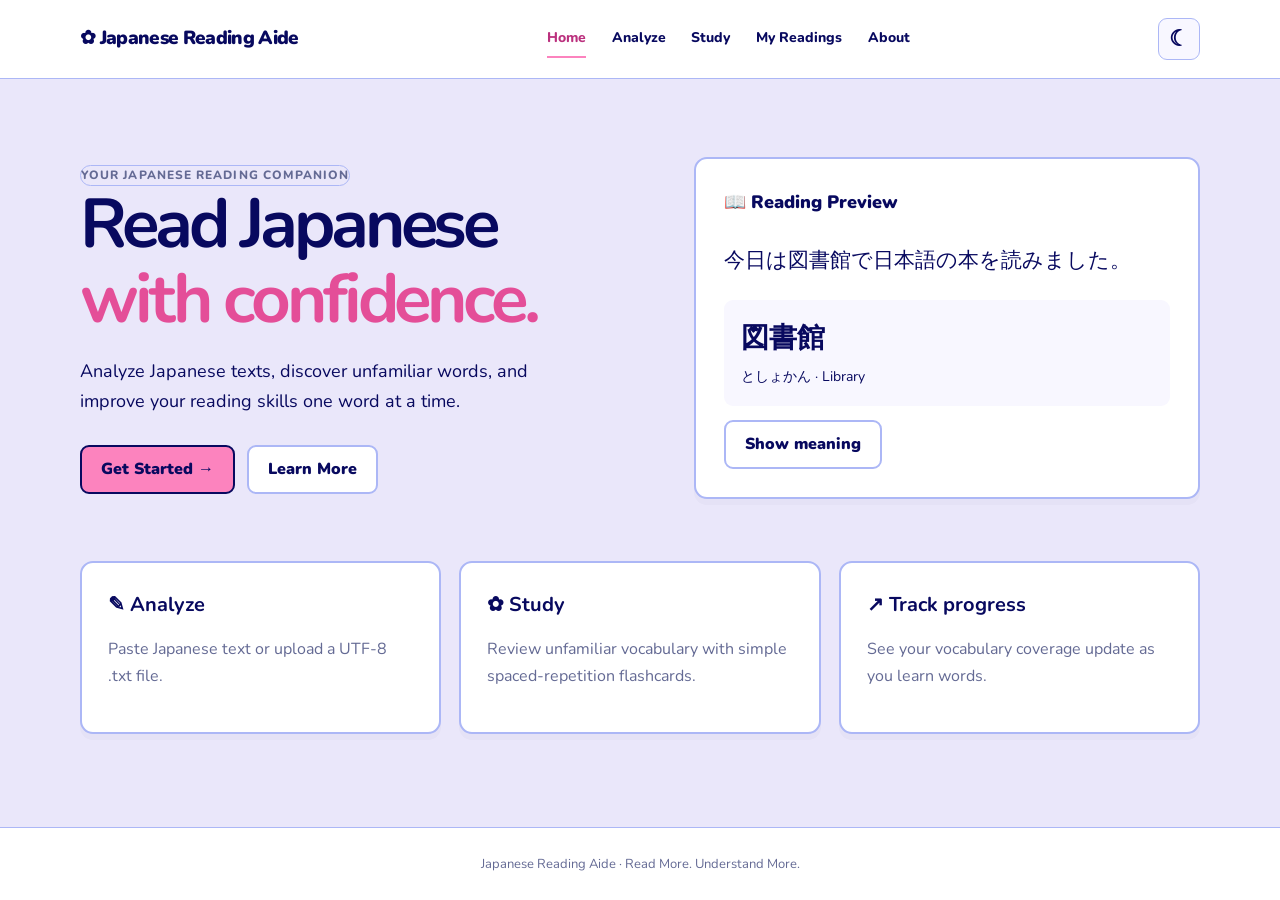
<file: index.html>
<!doctype html>
<html lang="en">
    <head>
        <meta charset="utf-8" />
        <meta content="width=device-width,initial-scale=1" name="viewport" />
        <meta content="Japanese Reading Aide: analyze readings and learn vocabulary." name="description" />
        <title>Home | Japanese Reading Aide</title>
        <link href="https://fonts.googleapis.com" rel="preconnect" />
        <link crossorigin="" href="https://fonts.gstatic.com" rel="preconnect" />
        <link
            href="https://fonts.googleapis.com/css2?family=Nunito:wght@400;600;700;800;900&amp;display=swap"
            rel="stylesheet"
        />
        <link href="css/style.css" rel="stylesheet" />
    </head>
    <body>
        <header class="site-header">
            <div class="container nav-bar">
                <a class="brand" href="index.html"> ✿ Japanese Reading Aide </a>
                <nav aria-label="Main navigation">
                    <a aria-current="page" class="active" href="index.html"> Home </a>
                    <a href="analyze.html"> Analyze </a>
                    <a href="flashcards.html"> Study </a>
                    <a href="readings.html"> My Readings </a>
                    <a href="about.html"> About </a>
                </nav>
                <button aria-label="Switch to dark mode" class="theme-toggle" id="theme-toggle" type="button">☾</button>
            </div>
        </header>
        <main>
            <section class="home-hero container">
                <div class="home-layout">
                    <div class="hero-copy">
                        <span class="pill"> Your Japanese reading companion </span>
                        <h1>
                            Read Japanese
                            <br />
                            <span> with confidence. </span>
                        </h1>
                        <p>
                            Analyze Japanese texts, discover unfamiliar words, and improve your reading skills one word
                            at a time.
                        </p>
                        <div class="actions">
                            <a class="button primary" href="analyze.html"> Get Started → </a>
                            <a class="button secondary" href="about.html"> Learn More </a>
                        </div>
                    </div>
                    <aside aria-label="Reading preview" class="card hero-preview">
                        <p class="preview-title">📖 Reading Preview</p>
                        <p class="sample-sentence" lang="ja">今日は図書館で日本語の本を読みました。</p>
                        <div class="sample-word">
                            <strong lang="ja"> 図書館 </strong>
                            <p>としょかん · Library</p>
                        </div>
                        <button aria-expanded="false" class="button secondary" id="sample-meaning" type="button">
                            Show meaning
                        </button>
                        <p hidden="" id="sample-detail">図書館 (としょかん) means “library.”</p>
                    </aside>
                </div>
            </section>
            <section class="container feature-grid">
                <article class="card">
                    <h3>✎ Analyze</h3>
                    <p>Paste Japanese text or upload a UTF-8 .txt file.</p>
                </article>
                <article class="card">
                    <h3>✿ Study</h3>
                    <p>Review unfamiliar vocabulary with simple spaced-repetition flashcards.</p>
                </article>
                <article class="card">
                    <h3>↗ Track progress</h3>
                    <p>See your vocabulary coverage update as you learn words.</p>
                </article>
            </section>
        </main>
        <footer class="site-footer">Japanese Reading Aide · Read More. Understand More.</footer>
        <script src="js/app.js"></script>
        <script src="js/preview.js"></script>
    </body>
</html>
</file>
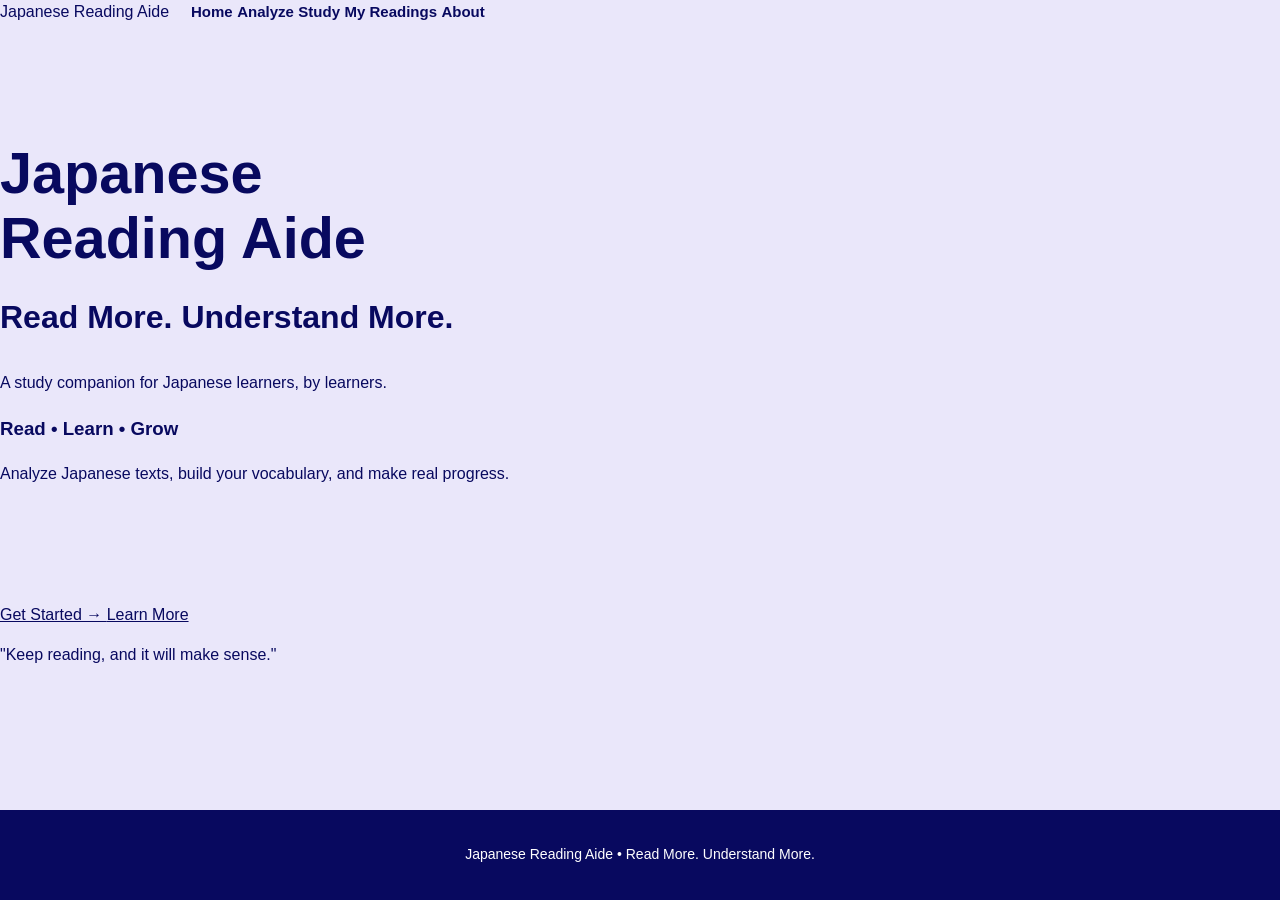
<file: home.html>
<!DOCTYPE html>
<html lang="en">

<head>
    <meta charset="UTF-8">
    <meta name="viewport" content="width=device-width, initial-scale=1.0">

    <title>Japanese Reading Aide</title>

    <link rel="stylesheet" href="css/style.css">
</head>

<body>

    <!-- Navigation -->
    <header>
        <nav class="navbar">

            <div class="logo">
                Japanese Reading Aide
            </div>

            <div class="nav-links">
                <a href="index.html">Home</a>
                <a href="analyze.html">Analyze</a>
                <a href="flashcards.html">Study</a>
                <a href="readings.html">My Readings</a>
                <a href="about.html">About</a>
            </div>

        </nav>
    </header>


    <!-- Main Hero Section -->
    <main>

        <section class="hero">

            <div class="hero-content">

                <h1>
                    Japanese<br>
                    Reading Aide
                </h1>

                <h2>
                    Read More. Understand More.
                </h2>

                <p>
                    A study companion for Japanese learners,
                    by learners.
                </p>

                <div class="hero-note">

                    <h3>Read • Learn • Grow</h3>

                    <p>
                        Analyze Japanese texts, build your
                        vocabulary, and make real progress.
                    </p>

                </div>

            </div>

        </section>


        <!-- Buttons -->
        <section class="home-actions">

            <a class="primary-button" href="analyze.html">
                Get Started →
            </a>

            <a class="secondary-button" href="about.html">
                Learn More
            </a>

            <p class="quote">
                "Keep reading, and it will make sense."
            </p>

        </section>

    </main>


    <!-- Footer -->
    <footer>

        <p>
            Japanese Reading Aide •
            Read More. Understand More.
        </p>

    </footer>

</body>

</html>
</file>
<file: css/style.css>
/* JRA Stylesheet */
/* Main website styles: colors, layout, and mobile adjustments. */
:root {
    /* Main Colors. */
    --navy: #08095f;
    --lavender: #eae7fa;
    --pink: #fc83be;
    --border: #acb7f6;
    --page-bg: #eae7fa;
    --card-bg: #ffffff;
    --input-bg: #fafaff;
    --text-primary: #08095f;
    --text-secondary: #5a5e8b;
    --radius: 14px;
    --shadow: 0 12px 28px #24265e12;
}

/* Include padding in element widths to make layouts easier to manage. */
* {
    box-sizing: border-box;
}

html {
    scroll-behavior: smooth;
}

/* Default font and colors for the whole website. */
body {
    margin: 0;
    font-family: 'Nunito', sans-serif;
    color: var(--navy);
    background: var(--page-bg);
}

button, a {
    font: inherit;
}

a {
    color: inherit;
}

/* Center the page content without stretching it too far. */
.container {
    width: min(1100px, 92%);
    margin: 0 auto;
}

/* Website name, navigation links, and theme button. */
.site-header {
    background: white;
    border-bottom: 1px solid var(--border);
}

.nav-bar {
    min-height: 76px;
    display: flex;
    align-items: center;
    justify-content: space-between;
    gap: 20px;
}

.brand {
    font-size: 19px;
    font-weight: 800;
    text-decoration: none;
}

nav {
    display: flex;
    flex-wrap: wrap;
    gap: 22px;
}

nav a {
    text-decoration: none;
    font-size: 15px;
    font-weight: 700;
}

nav a:hover, nav a.active {
    color: #b82879;
}

/* ============================================================
   OPTIONAL SHARED COMPONENTS — for new pages and future updates
   Use class="page-heading", class="card", or class="card-grid".
   Existing page-specific classes continue to work unchanged.
   ============================================================ */
.page-heading {
    text-align: center;
    margin-bottom: 40px;
}

.page-heading h1 {
    font-size: clamp(30px, 4vw, 42px);
    margin: 0 0 15px;
}

.page-heading p {
    max-width: 650px;
    margin: 0 auto;
    font-size: 17px;
    line-height: 1.7;
}

.card {
    background: var(--card-bg);
    border: 2px solid var(--border);
    border-radius: var(--radius);
    padding: 25px;
}

.card-grid {
    display: grid;
    grid-template-columns: repeat(2, minmax(0, 1fr));
    gap: 20px;
}

@media (max-width: 800px) {
    .card-grid {
        grid-template-columns: 1fr;
    }

}

/* HOME PAGE */
/* Home page: intro text on the left and a reading example on the right. */
.hero {
    background: var(--lavender);
    padding: 100px 0;
}

.hero-layout {
    display: grid;
    grid-template-columns: 1.15fr 1fr;
    align-items: center;
    gap: 60px;
}

.eyebrow {
    font-size: 13px;
    font-weight: 800;
    letter-spacing: 1.5px;
    color: #777ab0;
}

h1 {
    font-size: clamp(38px, 4.5vw, 60px);
    line-height: 1.13;
    margin: 16px 0 22px;
}

h1 span {
    color: #e64e99;
}

.intro {
    font-size: 18px;
    line-height: 1.7;
    max-width: 490px;
}

.actions {
    display: flex;
    gap: 12px;
    flex-wrap: wrap;
    margin-top: 28px;
}

.button {
    display: inline-block;
    padding: 13px 24px;
    border-radius: 9px;
    font-weight: 800;
    text-decoration: none;
    border: 1px solid var(--navy);
    transition: transform .2s;
}

.button:hover {
    transform: translateY(-2px);
}

.primary {
    background: var(--pink);
}

.secondary {
    background: white;
}

/* The sample Japanese sentence and its word explanation. */
.preview-card {
    background: var(--card-bg);
    padding: 28px;
    border: 1px solid var(--border);
    border-radius: 16px;
    box-shadow: 0 12px 28px #24265e12;
}

.preview-heading {
    margin: 0 0 20px;
    font-weight: 800;
}

.japanese-sentence {
    font-size: 22px;
    line-height: 2;
}

.highlight {
    background: #fff0ad;
    border-radius: 4px;
    padding: 2px 4px;
}

.word-card {
    background: #f8f7ff;
    border-radius: 10px;
    padding: 16px;
    margin-top: 20px;
}

.word-card strong {
    font-size: 22px;
}

.word-card p {
    margin: 7px 0 12px;
}

.word-card button {
    cursor: pointer;
    border: 1px solid var(--border);
    background: white;
    color: var(--navy);
    border-radius: 7px;
    padding: 8px 12px;
    font-weight: 700;
}

/* The three feature cards on the home page. */
.features {
    padding: 80px 0;
    text-align: center;
}

h2 {
    font-size: 32px;
    margin: 0 0 28px;
}

.feature-grid {
    display: grid;
    grid-template-columns: repeat(3, 1fr);
    gap: 20px;
}

.feature-card {
    background: var(--card-bg);
    border: 1px solid var(--border);
    border-radius: 14px;
    padding: 28px 20px;
}

.feature-icon {
    font-size: 28px;
}

.feature-card h3 {
    margin: 16px 0 8px;
}

.feature-card p {
    line-height: 1.6;
    margin: 0;
}

/* Bottom section of the home page and the footer. */
.closing {
    background: #eae7fa;
    text-align: center;
    padding: 65px 0;
}

.closing h2 {
    margin-bottom: 8px;
}

.closing p {
    margin-bottom: 24px;
}

footer {
    text-align: center;
    background: var(--navy);
    color: white;
    padding: 20px;
    font-size: 14px;
}

/* Adjust the home page for smaller screens. */
/* Stack the columns when there is not enough room side by side. */
@media (max-width: 800px) {
    .nav-bar {
        flex-direction: column;
        padding: 20px 0;
    }

    nav {
        justify-content: center;
        gap: 12px 18px;
    }

    .hero {
        padding: 60px 0;
    }

    .hero-layout {
        grid-template-columns: 1fr;
        gap: 35px;
    }

    .feature-grid {
        grid-template-columns: 1fr;
    }

    .features {
        padding: 55px 0;
    }

}

/* ANALYZE AND RESULTS PAGES */
/* Shared colors and layout for the Analyze page. */
.analyze-main {
    min-height: 74vh;
    padding: 54px 0 85px;
}

.analyze-main h1 {
    font-size: clamp(29px, 4vw, 39px);
    margin: 0 0 12px;
}

.analyze-intro {
    font-size: 17px;
    line-height: 1.6;
    margin-bottom: 27px;
}

.analyze-panel, .stat-card, .words-panel {
    background: var(--card-bg);
    border: 2px solid var(--border);
    border-radius: 14px;
    padding: 25px;
}

.input-tabs {
    display: flex;
    gap: 10px;
    margin-bottom: 20px;
}

.input-tabs button {
    border: 1px solid var(--border);
    background: #f6f5ff;
    padding: 10px 20px;
    border-radius: 8px;
    cursor: pointer;
    font-weight: 800;
    color: var(--navy);
}

.input-tabs button.selected {
    background: #acb7f6;
}

.drop-zone {
    border: 2px dashed #aab7f5;
    border-radius: 12px;
    padding: 38px 20px;
    text-align: center;
    background: #fafaff;
}

.drop-zone.dragging {
    background: #ecebff;
}

.drop-zone p {
    margin: 7px 0 14px;
}

.file-label {
    display: inline-block;
    background: #acb7f6;
    border-radius: 8px;
    padding: 11px 22px;
    font-weight: 800;
    cursor: pointer;
}

.file-label input {
    display: none;
}

.small-note {
    font-size: 13px;
    color: #5a5e8b;
}

.text-input {
    width: 100%;
    min-height: 230px;
    resize: vertical;
    padding: 16px;
    font: inherit;
    border: 2px solid var(--border);
    border-radius: 10px;
}

.analyze-actions {
    display: flex;
    gap: 12px;
    justify-content: center;
    margin-top: 24px;
    flex-wrap: wrap;
}

.analyze-actions button, .save-button, .back-button, .add-word-button {
    font: inherit;
    font-weight: 800;
    cursor: pointer;
    border: 1px solid var(--navy);
    border-radius: 9px;
    padding: 12px 22px;
}

.analyze-actions button, .save-button, .add-word-button {
    background: var(--pink);
    color: var(--navy);
}

.back-button {
    background: white;
    color: var(--navy);
}

.analyze-actions button:disabled {
    opacity: .5;
    cursor: not-allowed;
}

.status-message {
    margin-top: 15px;
    font-weight: 700;
}

.error-message {
    color: #a32349;
}

.result-header {
    display: flex;
    justify-content: space-between;
    align-items: center;
    gap: 16px;
    flex-wrap: wrap;
    margin-bottom: 25px;
}

.result-header h1 {
    margin-bottom: 5px;
}

.result-header p {
    margin: 4px 0;
}

.stats-grid {
    display: grid;
    grid-template-columns: 1fr 1fr;
    gap: 18px;
    margin-bottom: 20px;
}

.stat-card h2 {
    font-size: 21px;
    margin: 0 0 14px;
}

.stat-value {
    font-size: 43px;
    font-weight: 800;
    color: #328557;
}

.progress-track {
    background: #ececff;
    border-radius: 20px;
    height: 15px;
    overflow: hidden;
    margin: 13px 0;
}

.progress-fill {
    background: #58b47c;
    height: 100%;
}

.stat-line {
    display: flex;
    justify-content: space-between;
    margin: 8px 0;
}

.words-panel h2 {
    font-size: 24px;
    margin: 0 0 14px;
}

.table-scroll {
    overflow-x: auto;
}

.words-table {
    width: 100%;
    border-collapse: collapse;
    text-align: left;
}

.words-table th {
    background: #e7e9ff;
}

.words-table th, .words-table td {
    padding: 12px;
    border-bottom: 1px solid var(--border);
}

.words-table td:first-child {
    font-size: 18px;
    font-weight: 800;
}

.add-word-button {
    font-size: 13px;
    padding: 7px 12px;
}

.add-word-button:disabled {
    background: #e9f7ec;
    border-color: #8fbe9a;
    cursor: default;
}

.sample-note {
    background: #fff7dd;
    padding: 12px 16px;
    border-radius: 9px;
    margin: 20px 0;
    line-height: 1.5;
}

.preview-text {
    white-space: pre-wrap;
    overflow-wrap: anywhere;
    background: #f9f8ff;
    padding: 16px;
    border-radius: 9px;
    line-height: 2;
}

.preview-text mark {
    background: #fff0a8;
    padding: 2px;
    border-radius: 3px;
}

@media (max-width: 720px) {
    .stats-grid {
        grid-template-columns: 1fr;
    }

    .analyze-main {
        padding-top: 35px;
    }

    .result-header {
        align-items: flex-start;
    }

}

/* ABOUT PAGE — only affects about.html */
.about-main {
    min-height: 75vh;
    padding: 60px 0 90px;
    background: var(--lavender);
}

.about-heading {
    text-align: center;
    margin-bottom: 45px;
}

.about-heading h1 {
    font-size: clamp(30px, 4vw, 42px);
    margin: 0 0 15px;
}

.about-heading p {
    font-size: 17px;
    line-height: 1.7;
    max-width: 650px;
    margin: 0 auto;
}

.about-grid {
    display: grid;
    grid-template-columns: repeat(2, minmax(0, 1fr));
    gap: 25px;
}

.about-card {
    background: var(--card-bg);
    border: 2px solid var(--border);
    border-radius: 16px;
    padding: 30px;
}

.about-card h2 {
    font-size: 24px;
    margin: 0 0 15px;
    color: var(--navy);
}

.about-card p {
    font-size: 16px;
    line-height: 1.7;
    margin: 0;
}

.about-card ul {
    margin: 0;
    padding-left: 22px;
}

.about-card li {
    line-height: 1.8;
    margin-bottom: 8px;
}

.about-card li::marker {
    color: #e64e99;
}

/* THEME TOGGLE AND DARK MODE — shared across pages */
/* Dark mode button used throughout the website. */
.theme-toggle {
    width: 42px;
    height: 42px;
    display: inline-flex;
    align-items: center;
    justify-content: center;
    padding: 0;
    flex-shrink: 0;
    border: 1px solid var(--border);
    border-radius: 9px;
    background: var(--lavender);
    color: var(--navy);
    font-weight: 800;
    cursor: pointer;
    font-size: 24px;
    line-height: 1;
}

.theme-icon {
    display: block;
}

.theme-toggle:hover {
    filter: brightness(.95);
}

.theme-toggle:focus-visible {
    outline: 3px solid #cf74a5;
    outline-offset: 3px;
}

/* Change these colors to adjust the dark theme in one place. */
body.dark-mode {
    --navy: #e9eaff;
    --lavender: #20264a;
    --pink: #fc83be;
    --border: #505a86;
    --page-bg: #12172e;
    --card-bg: #1c2342;
    --input-bg: #293253;
    --text-primary: #e9eaff;
    --text-secondary: #c3c8ef;
    --shadow: 0 12px 28px #00000025;
    color: #e9eaff;
    background: #12172e;
}

body.dark-mode .site-header, body.dark-mode .preview-card, body.dark-mode .feature-card, body.dark-mode .analyze-panel, body.dark-mode .stat-card, body.dark-mode .words-panel, body.dark-mode .about-card {
    background: var(--card-bg);
}

body.dark-mode nav a:hover, body.dark-mode nav a.active {
    color: #fc83be;
}

body.dark-mode .eyebrow, body.dark-mode .small-note {
    color: #c3c8ef;
}

body.dark-mode h1 span {
    color: #fc83be;
}

body.dark-mode .word-card, body.dark-mode .preview-text, body.dark-mode .input-tabs button, body.dark-mode .drop-zone, body.dark-mode .text-input {
    background: #293253;
    color: #e9eaff;
}

body.dark-mode .word-card button, body.dark-mode .secondary, body.dark-mode .back-button {
    background: #333d65;
    color: #e9eaff;
}

body.dark-mode .primary, body.dark-mode .save-button, body.dark-mode .add-word-button, body.dark-mode .analyze-actions button {
    color: #171735;
    border-color: #171735;
}

body.dark-mode .closing {
    background: #392b4b;
}

body.dark-mode footer {
    background: #0d1126;
}

body.dark-mode .highlight, body.dark-mode .preview-text mark {
    background: #726036;
    color: #fff5d9;
}

body.dark-mode .input-tabs button.selected, body.dark-mode .file-label {
    background: #acb7f6;
    color: #10162d;
}

body.dark-mode .drop-zone.dragging {
    background: #35416e;
}

body.dark-mode .stat-value {
    color: #86dba8;
}

body.dark-mode .progress-track {
    background: #343d63;
}

body.dark-mode .words-table th {
    background: #303a63;
}

body.dark-mode .sample-note {
    background: #433a2b;
    color: #ffe9b4;
}

body.dark-mode .error-message {
    color: #ff9db0;
}

body.dark-mode .add-word-button:disabled {
    background: #315442;
    color: #c8f4d7;
    border-color: #52876a;
}

@media (max-width: 800px) {
    .theme-toggle {
        margin: 0 auto 12px;
    }

}

/* Use the same pink for main buttons in both themes. */
body.dark-mode .primary, body.dark-mode .save-button, body.dark-mode .add-word-button:not(:disabled), body.dark-mode .analyze-actions button:not(:disabled) {
    background-color: #fc83be;
}

/* ABOUT PAGE RESPONSIVE RULES */
@media (max-width: 800px) {
    .about-main {
        padding: 40px 0 65px;
    }

    .about-grid {
        grid-template-columns: 1fr;
        gap: 20px;
    }

    .about-card {
        padding: 25px;
    }

    .about-heading {
        margin-bottom: 30px;
    }

    .about-heading p {
        font-size: 16px;
    }

}

/* Additional styles for the reading, results, and study pages. */
/* Styles for the app pages. The main colors are also defined in style.css. */
body {
    min-height:100vh;
    display:flex;
    flex-direction:column;
    color:var(--text-primary);
    background:var(--page-bg)
}

main {
    flex:1
}

.site-header {
    background:var(--card-bg)
}

.site-header nav {
    align-items:center
}

.site-header nav a.active {
    border-bottom:2px solid var(--pink)
}

.theme-toggle {
    min-width:42px;
    min-height:42px
}

.page-main {
    padding:52px 0 80px
}

.page-heading {
    margin-bottom:32px
}

.page-heading h1 {
    margin-bottom:12px
}

.page-heading p {
    max-width:660px;
    margin:0 auto;
    line-height:1.7
}

.card {
    background:var(--card-bg);
    border:2px solid var(--border);
    border-radius:var(--radius);
    padding:26px;
    box-shadow:0 10px 24px #08095f0b
}

.button {
    display:inline-flex;
    justify-content:center;
    align-items:center;
    gap:8px;
    padding:11px 18px;
    border:2px solid var(--border);
    border-radius:10px;
    font-weight:800;
    text-decoration:none;
    cursor:pointer;
    background:var(--card-bg);
    color:var(--text-primary)
}

.button.primary {
    background:var(--pink);
    border-color:var(--pink);
    color:#08095f
}

.button:hover {
    filter:brightness(.97);
    transform:translateY(-1px)
}

.button:disabled {
    opacity:.55;
    cursor:wait
}

.grid-2 {
    display:grid;
    grid-template-columns:1.5fr 1fr;
    gap:22px
}

.stack {
    display:grid;
    gap:18px
}

.field {
    display:grid;
    gap:8px;
    margin:16px 0
}

.field label {
    font-weight:800
}

.field input,.field textarea,.toolbar input,.toolbar select {
    width:100%;
    font:inherit;
    border:2px solid var(--border);
    border-radius:10px;
    padding:12px;
    background:var(--card-bg);
    color:var(--text-primary)
}

.field textarea {
    min-height:230px;
    resize:vertical
}

.field input[type=file] {
    padding:10px
}

.actions {
    display:flex;
    gap:12px;
    flex-wrap:wrap;
    align-items:center
}

.notice {
    min-height:25px;
    margin:12px 0;
    color:var(--text-primary)
}

.subtle {
    opacity:.8;
    font-size:.93rem;
    line-height:1.65
}

.pill {
    display:inline-block;
    background:var(--lavender);
    padding:5px 12px;
    border-radius:100px;
    font-weight:800
}

.stats {
    font-size:1.1rem
}

.big-number {
    font-size:3.2rem;
    font-weight:900;
    color:var(--navy)
}

.original {
    white-space:pre-wrap;
    overflow-wrap:anywhere;
    font-size:1.2rem;
    line-height:2.4
}

.token-unknown {
    background:#ffd4e8;
    border-bottom:2px solid #cc3985;
    border-radius:3px;
    cursor:help;
    color:#31122c
}

.token-known {
    background:#d9f5dd;
    border-radius:3px;
    cursor:help;
    color:#173c25
}

.table-scroll {
    overflow:auto
}

table {
    width:100%;
    border-collapse:collapse;
    min-width:590px
}

th,td {
    text-align:left;
    padding:12px 10px;
    border-bottom:1px solid var(--border)
}

th {
    background:var(--lavender)
}

td {
    font-size:.95rem
}

.toolbar {
    display:flex;
    gap:12px;
    align-items:center;
    flex-wrap:wrap;
    margin-bottom:22px
}

.toolbar input {
    flex:1;
    min-width:220px
}

.toolbar select {
    width:auto
}

.reading-row {
    display:grid;
    grid-template-columns:minmax(0,1.4fr) minmax(150px,.8fr) auto;
    gap:18px;
    align-items:center;
    margin-bottom:15px
}

.reading-row h3 {
    margin:0 0 8px;
    overflow-wrap:anywhere
}

.reading-progress strong {
    font-size:1.25rem
}

.meter {
    height:10px;
    border-radius:12px;
    background:var(--border);
    overflow:hidden;
    margin-top:9px
}

.meter span {
    height:100%;
    display:block;
    background:var(--pink)
}

.row-actions {
    display:flex;
    flex-wrap:wrap;
    gap:8px
}

.flashcard {
    text-align:center;
    max-width:650px;
    margin:0 auto
}

.flashcard .jp {
    font-size:clamp(40px,7vw,68px);
    margin:28px 0
}

.flashcard .answer {
    font-size:1.35rem;
    margin:18px 0
}

.flashcard .actions {
    justify-content:center
}

.empty {
    text-align:center;
    padding:38px
}

.site-footer {
    padding:26px 0;
    text-align:center;
    background:var(--card-bg);
    border-top:1px solid var(--border)
}

.home-hero {
    padding:85px 0 65px;
    text-align:center
}

.home-hero h1 {
    font-size:clamp(36px,6vw,62px);
    margin:0 0 18px
}

.home-hero p {
    max-width:690px;
    margin:0 auto 25px;
    line-height:1.7;
    font-size:1.12rem
}

.feature-grid {
    display:grid;
    grid-template-columns:repeat(3,1fr);
    gap:18px;
    padding-bottom:75px
}

.feature-grid h3 {
    margin-top:0
}

.about-grid {
    display:grid;
    grid-template-columns:repeat(2,1fr);
    gap:18px
}

.about-grid p {
    line-height:1.7
}

body.dark-mode {
    --page-bg:#12172e;
    --card-bg:#1c2342;
    --text-primary:#e9eaff;
    --border:#505a86;
    --lavender:#20264a;
    --navy:#e9eaff
}

body.dark-mode .site-header,body.dark-mode .site-footer {
    background:var(--card-bg)
}

body.dark-mode .pill {
    color:var(--text-primary)
}

body.dark-mode th {
    background:#303a63
}

@media(max-width:850px) {
    .grid-2,.feature-grid,.about-grid {
        grid-template-columns:1fr
    }

    .reading-row {
        grid-template-columns:1fr
    }

    .page-main {
        padding:35px 0 60px
    }

    .nav-bar {
        flex-wrap:wrap;
        padding:12px 0;
        justify-content:center
    }

    .site-header nav {
        justify-content:center;
        gap:12px
    }

    .card {
        padding:19px
    }

}

/* Extra styling to bring the pages closer to the light and dark Figma designs. */
:root {
    --page-bg:#eae7fa;
    --card-bg:#fff;
    --text-primary:#08095f;
    --border:#acb7f6;
    --navy:#08095f;
    --lavender:#eae7fa;
    --pink:#fc83be;
    --muted:#646a94;
    --soft:#f8f7ff;
    --radius:13px;
    --shadow:0 6px 0 rgba(8,9,95,.025)
}

body {
    font-family:'Nunito',sans-serif;
    line-height:1.55;
    background:var(--page-bg);
    color:var(--text-primary)
}

.container {
    width:min(1120px,92%)
}

.site-header {
    background:var(--card-bg);
    border-bottom:1px solid var(--border);
    box-shadow:none
}

.nav-bar {
    min-height:78px;
    gap:20px
}

.brand {
    font-weight:900;
    font-size:19px;
    white-space:nowrap;
    letter-spacing:-.035em
}

.site-header nav {
    gap:clamp(12px,2vw,26px)
}

.site-header nav a {
    font-size:14px;
    font-weight:800;
    padding:7px 0;
    border-bottom:2px solid transparent
}

.site-header nav a.active {
    border-color:var(--pink);
    color:#bb317e
}

.site-header nav a:hover {
    color:#bb317e
}

.theme-toggle {
    background:var(--soft);
    border:1px solid var(--border);
    border-radius:9px;
    width:40px;
    height:40px;
    font-size:22px
}

.page-main {
    padding:58px 0 88px
}

.page-heading {
    margin-bottom:30px
}

.page-heading h1 {
    font-size:clamp(32px,4vw,46px);
    line-height:1.2;
    letter-spacing:-.04em;
    font-weight:900
}

.page-heading p {
    font-size:16px;
    color:var(--muted)
}

.card,.preview-card,.feature-card,.about-card {
    border:2px solid var(--border);
    background:var(--card-bg);
    border-radius:var(--radius);
    box-shadow:var(--shadow);
    padding:26px
}

.card h2 {
    font-size:22px;
    line-height:1.3
}

.card h3 {
    font-size:20px
}

.card p {
    line-height:1.7
}

.button,.file-label,.analyze-actions button,.save-button {
    background:var(--card-bg);
    color:var(--text-primary);
    border:2px solid var(--border);
    border-radius:9px;
    min-height:44px;
    padding:10px 19px;
    font-weight:900;
    box-shadow:none
}

.button.primary,.analyze-actions button,.save-button {
    background:var(--pink);
    color:#08095f;
    border-color:#08095f
}

.button.secondary {
    background:var(--card-bg);
    color:var(--text-primary)
}

.button:hover,.file-label:hover {
    filter:brightness(.97);
    transform:translateY(-1px)
}

.button:focus-visible,.theme-toggle:focus-visible,input:focus-visible,textarea:focus-visible,select:focus-visible {
    outline:3px solid var(--pink);
    outline-offset:3px
}

.field label {
    font-size:14px
}

.field input,.field textarea,.toolbar input,.toolbar select {
    background:var(--card-bg);
    border:2px solid var(--border);
    border-radius:9px;
    min-height:46px
}

.field textarea {
    line-height:1.9
}

.toolbar {
    gap:12px
}

.toolbar input {
    max-width:440px
}

.home-hero {
    padding:78px 0 62px;
    text-align:left
}

.home-hero h1 {
    font-size:clamp(44px,5.4vw,70px);
    line-height:1.09;
    letter-spacing:-.06em;
    max-width:560px
}

.home-hero h1 span {
    color:#e44e98
}

.home-hero p {
    margin:0 0 26px;
    max-width:510px;
    font-size:18px
}

.home-hero .actions {
    justify-content:flex-start!important
}

.home-hero .pill {
    font-size:12px;
    letter-spacing:.09em;
    text-transform:uppercase;
    color:var(--muted);
    background:transparent;
    padding:0
}

.home-layout {
    display:grid;
    grid-template-columns:1.05fr .95fr;
    align-items:center;
    gap:54px
}

.hero-preview {
    padding:28px
}

.hero-preview .preview-title {
    font-weight:900;
    font-size:18px;
    margin:0 0 20px
}

.hero-preview .sample-sentence {
    font-size:21px;
    line-height:2.1;
    margin:0 0 18px
}

.hero-preview .sample-word {
    background:var(--soft);
    border-radius:9px;
    padding:17px;
    margin:0 0 14px
}

.hero-preview .sample-word strong {
    font-size:28px
}

.hero-preview .sample-word p {
    font-size:14px;
    margin:5px 0 0
}

.feature-grid {
    padding-bottom:65px
}

.feature-grid .card {
    min-height:170px
}

.feature-grid h3 {
    margin:0 0 10px
}

.feature-grid p {
    color:var(--muted)
}

.grid-2 {
    grid-template-columns:minmax(0,1.45fr) minmax(250px,.8fr)
}

.drop-zone {
    background:var(--soft)
}

.pill {
    background:var(--soft);
    border:1px solid var(--border)
}

.big-number {
    font-size:clamp(42px,6vw,66px);
    color:#278452
}

.meter span,.progress-fill {
    background:#4ab876
}

.stats {
    color:var(--muted)
}

.original {
    background:var(--soft);
    padding:20px;
    border:1px solid var(--border);
    border-radius:10px
}

.token-unknown {
    background:#ffcee5
}

.token-known {
    background:#d8f2dd
}

.reading-row {
    grid-template-columns:minmax(0,1.4fr) minmax(140px,.8fr) auto
}

.reading-row h3 {
    font-size:19px
}

.flashcard {
    max-width:620px;
    padding:45px 34px;
    min-height:350px
}

.flashcard .jp {
    font-size:clamp(48px,8vw,78px);
    margin:42px 0
}

.flashcard .answer {
    font-size:21px
}

.flashcard .actions {
    margin-top:28px
}

.about-grid {
    gap:22px
}

.about-grid .card {
    min-height:200px
}

.about-grid h2 {
    margin-bottom:13px
}

.site-footer {
    font-size:13px;
    color:var(--muted);
    background:var(--card-bg);
    border-top:1px solid var(--border)
}

/* Dark theme colors based on the Figma mockup. */
body.dark-mode {
    --page-bg:#12152b;
    --card-bg:#202648;
    --text-primary:#f0eeff;
    --navy:#f0eeff;
    --lavender:#12152b;
    --border:#6872ad;
    --soft:#292f56;
    --muted:#c0c5e5;
    --shadow:none;
    background:var(--page-bg);
    color:var(--text-primary)
}

body.dark-mode .site-header,body.dark-mode .site-footer,body.dark-mode .card,body.dark-mode .hero-preview {
    background:var(--card-bg)
}

body.dark-mode .site-header nav a.active,body.dark-mode .site-header nav a:hover {
    color:#fc83be
}

body.dark-mode .home-hero h1 span {
    color:#fc83be
}

body.dark-mode .button.primary {
    color:#15152e;
    border-color:#fc83be
}

body.dark-mode .button.secondary {
    background:var(--soft);
    color:var(--text-primary)
}

body.dark-mode .field input,body.dark-mode .field textarea,body.dark-mode .toolbar input,body.dark-mode .toolbar select {
    background:var(--soft);
    color:var(--text-primary)
}

body.dark-mode .original,body.dark-mode .hero-preview .sample-word {
    background:var(--soft)
}

body.dark-mode .big-number {
    color:#76d99b
}

@media(max-width:900px) {
    .home-layout {
        grid-template-columns:1fr;
        gap:28px
    }

    .home-hero {
        text-align:center;
        padding:55px 0 42px
    }

    .home-hero h1,.home-hero p {
        margin-left:auto;
        margin-right:auto
    }

    .home-hero .actions {
        justify-content:center!important
    }

    .grid-2 {
        grid-template-columns:1fr
    }

    .nav-bar {
        flex-wrap:wrap;
        justify-content:center;
        padding:14px 0
    }

    .site-header nav {
        justify-content:center
    }

}

@media(max-width:600px) {
    .container {
        width:min(100% - 28px,1120px)
    }

    .brand {
        font-size:17px
    }

    .site-header nav {
        gap:8px 15px
    }

    .site-header nav a {
        font-size:13px
    }

    .page-main {
        padding:36px 0 55px
    }

    .card {
        padding:20px
    }

    .home-hero h1 {
        font-size:43px
    }

    .hero-preview {
        padding:19px
    }

    .reading-row {
        grid-template-columns:1fr
    }

    .flashcard {
        padding:25px 18px
    }

    .toolbar input {
        max-width:none
    }

}

/* Analyze page: center the form and style the upload/paste options. */
.analyze-page {
    min-height: 75vh;
    padding: 65px 0 90px;
    background: var(--page-bg);
}

.analyze-heading {
    text-align: center;
    margin-bottom: 45px;
}

.analyze-heading h1 {
    font-size: clamp(30px, 4vw, 42px);
    font-weight: 900;
    color: var(--text-primary);
    margin: 0 0 15px;
}

.analyze-heading p {
    font-size: 17px;
    line-height: 1.7;
    max-width: 600px;
    margin: 0 auto;
    color: var(--text-primary);
}

.analyze-container {
    width: 100%;
    max-width: 650px;
    margin: 0 auto;
    background: var(--card-bg);
    border: 2px solid var(--border);
    border-radius: 14px;
    padding: 35px;
    box-shadow: var(--shadow);
}

.analyze-tabs {
    display: flex;
    justify-content: center;
    gap: 15px;
    margin-bottom: 30px;
}

.analyze-tab {
    flex: 1;
    padding: 14px 20px;
    font: inherit;
    font-size: 16px;
    font-weight: 800;
    background: var(--card-bg);
    color: var(--text-primary);
    border: 2px solid var(--border);
    border-radius: 9px;
    cursor: pointer;
    transition: background .2s;
}

.analyze-tab:hover {
    background: var(--soft);
}

.analyze-tab.selected {
    background: var(--lavender);
    border-color: var(--border);
}

.reading-title-field {
    display: grid;
    gap: 8px;
    margin-bottom: 22px;
}

.reading-title-field label {
    font-size: 14px;
    font-weight: 800;
}

.reading-title-field input {
    width: 100%;
    min-height: 46px;
    padding: 12px;
    font: inherit;
    color: var(--text-primary);
    background: var(--card-bg);
    border: 2px solid var(--border);
    border-radius: 9px;
}

.input-panel {
    width: 100%;
}

.input-panel[hidden] {
    display: none !important;
}

.upload-area {
    min-height: 320px;
    display: flex;
    flex-direction: column;
    justify-content: center;
    align-items: center;
    padding: 35px 20px;
    text-align: center;
    background: var(--card-bg);
    border: 2px solid var(--border);
    border-radius: 12px;
    transition: background .2s, border-color .2s;
}

.upload-area.drag-over {
    background: var(--soft);
    border-color: var(--pink);
}

.upload-icon {
    font-size: 45px;
    color: var(--pink);
    margin-bottom: 15px;
}

.upload-message {
    font-size: 18px;
    font-weight: 800;
    margin: 0 0 12px;
}

.upload-or {
    font-size: 15px;
    margin: 0 0 18px;
}

.choose-file-button {
    display: inline-flex;
    align-items: center;
    justify-content: center;
    min-height: 45px;
    padding: 10px 22px;
    font-size: 15px;
    font-weight: 800;
    background: var(--card-bg);
    color: var(--text-primary);
    border: 2px solid var(--border);
    border-radius: 9px;
    cursor: pointer;
}

.choose-file-button:hover {
    background: var(--soft);
}

.file-input {
    position: absolute;
    width: 1px;
    height: 1px;
    opacity: 0;
    overflow: hidden;
}

.upload-area:focus-within {
    outline: 2px solid var(--pink);
    outline-offset: 3px;
}

.file-name {
    font-size: 14px;
    font-weight: 800;
    margin: 18px 0 5px;
    overflow-wrap: anywhere;
}

.file-hint {
    font-size: 13px;
    color: var(--muted);
    margin: 0;
}

#paste-panel textarea {
    display: block;
    width: 100%;
    min-height: 320px;
    padding: 20px;
    font: inherit;
    font-size: 18px;
    line-height: 2;
    color: var(--text-primary);
    background: var(--card-bg);
    border: 2px solid var(--border);
    border-radius: 12px;
    resize: vertical;
}

#paste-panel textarea::placeholder {
    color: var(--muted);
}

.analyze-submit {
    display: flex;
    justify-content: center;
    margin-top: 30px;
}

.analyze-button {
    min-width: 220px;
    padding: 14px 28px;
    font-size: 16px;
    font-weight: 900;
    background: var(--pink);
    color: #08095f;
    border: 2px solid #08095f;
    border-radius: 9px;
    cursor: pointer;
}

.analyze-button:hover {
    background: #f36baa;
}

.analyze-button:disabled {
    opacity: .6;
    cursor: wait;
}

.analyze-status {
    min-height: 24px;
    margin: 15px 0 0;
    text-align: center;
    font-size: 14px;
    font-weight: 700;
    color: var(--text-primary);
}

.visually-hidden {
    position: absolute;
    width: 1px;
    height: 1px;
    padding: 0;
    margin: -1px;
    overflow: hidden;
    clip: rect(0,0,0,0);
    white-space: nowrap;
    border: 0;
}

.analyze-tab:focus-visible, .analyze-button:focus-visible {
    outline: 3px solid var(--pink);
    outline-offset: 3px;
}

body.dark-mode .analyze-page {
    background: var(--page-bg);
}

body.dark-mode .analyze-container, body.dark-mode .upload-area {
    background: var(--card-bg);
}

body.dark-mode .analyze-tab {
    background: var(--card-bg);
    color: var(--text-primary);
}

body.dark-mode .analyze-tab.selected {
    background: var(--soft);
    border-color: var(--pink);
}

body.dark-mode .reading-title-field input, body.dark-mode #paste-panel textarea {
    background: var(--soft);
    color: var(--text-primary);
}

body.dark-mode .choose-file-button {
    background: var(--soft);
    color: var(--text-primary);
}

body.dark-mode .analyze-button {
    background: var(--pink);
    color: #08095f;
    border-color: var(--pink);
}

@media (max-width: 800px) {
    .analyze-page {
        padding: 40px 0 65px;
    }

    .analyze-heading {
        margin-bottom: 30px;
    }

    .analyze-heading h1 {
        font-size: 30px;
    }

    .analyze-heading p {
        font-size: 16px;
    }

    .analyze-container {
        padding: 25px 20px;
    }

    .upload-area {
        min-height: 280px;
        padding: 25px 15px;
    }

    #paste-panel textarea {
        min-height: 280px;
    }

}

@media (max-width: 480px) {
    .analyze-container {
        padding: 20px 15px;
    }

    .analyze-tabs {
        gap: 10px;
    }

    .analyze-tab {
        padding: 12px 10px;
        font-size: 14px;
    }

    .analyze-button {
        width: 100%;
    }

}
</file>
